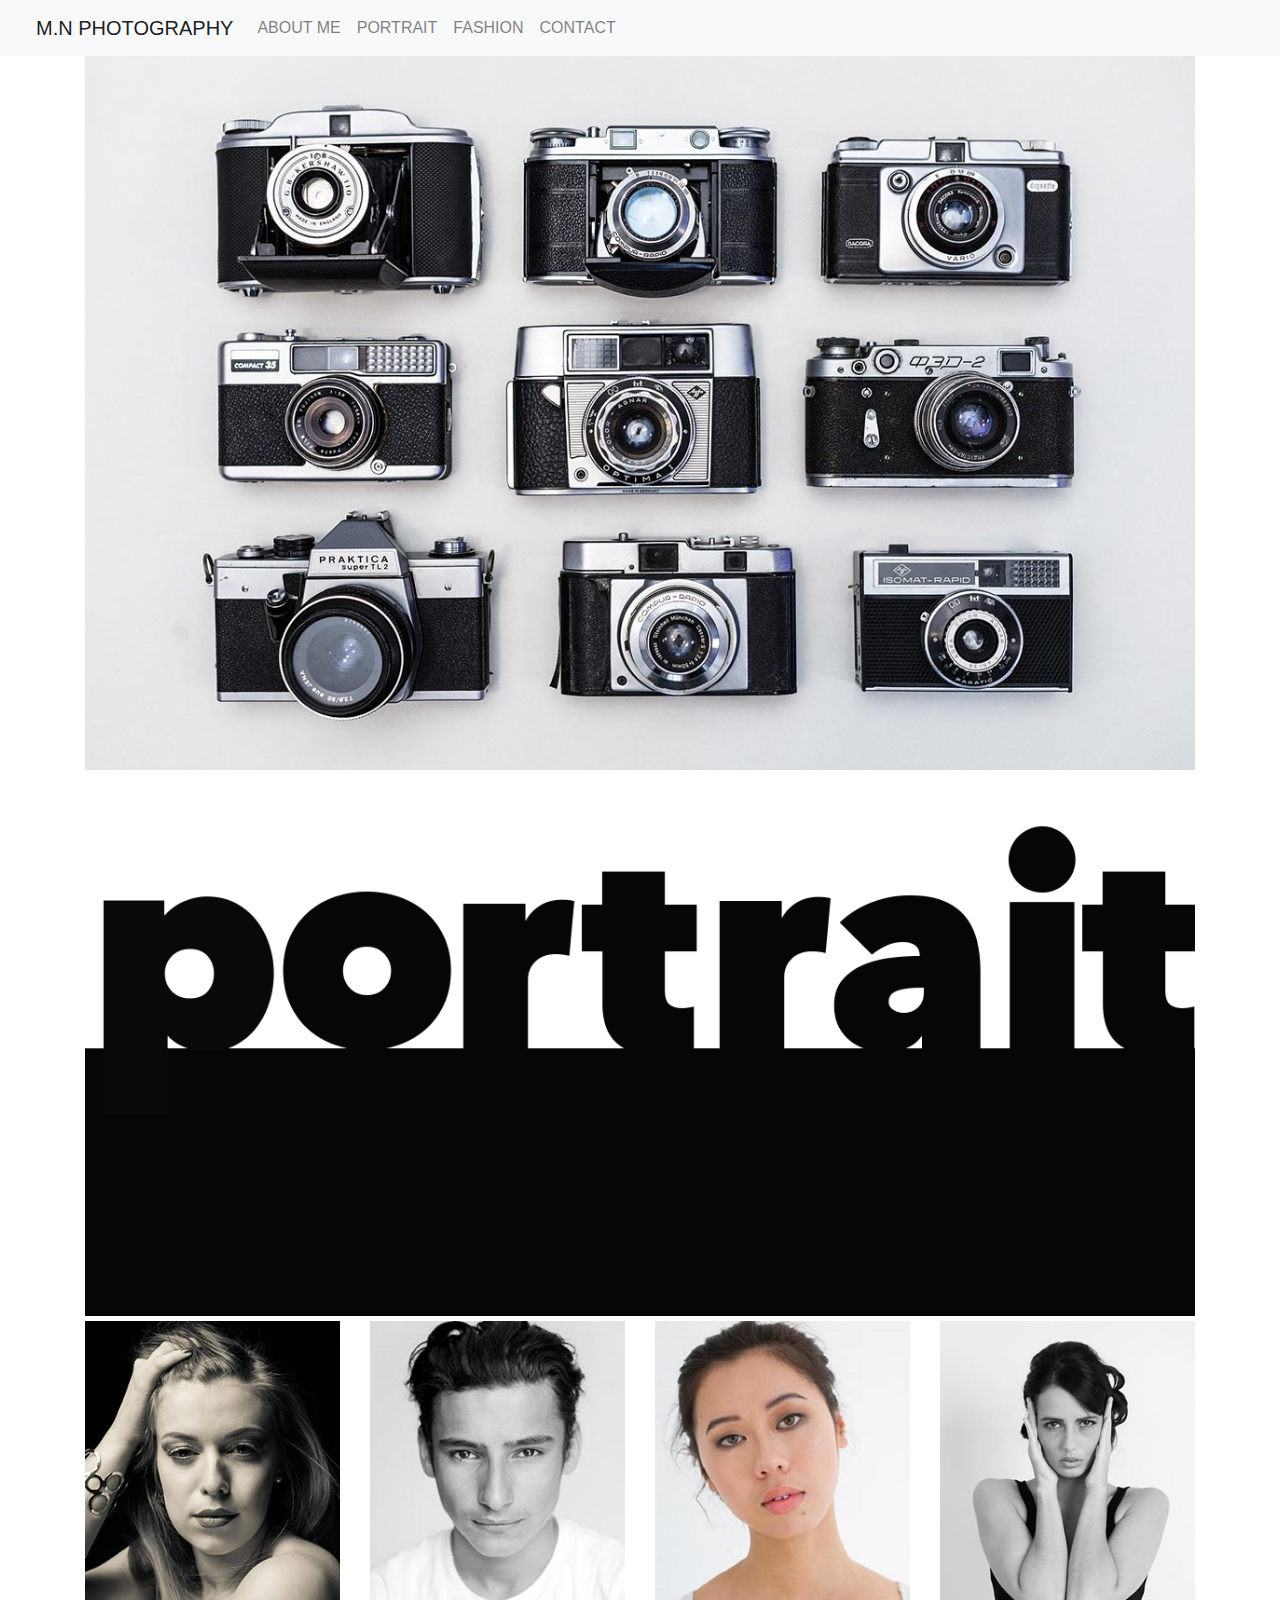
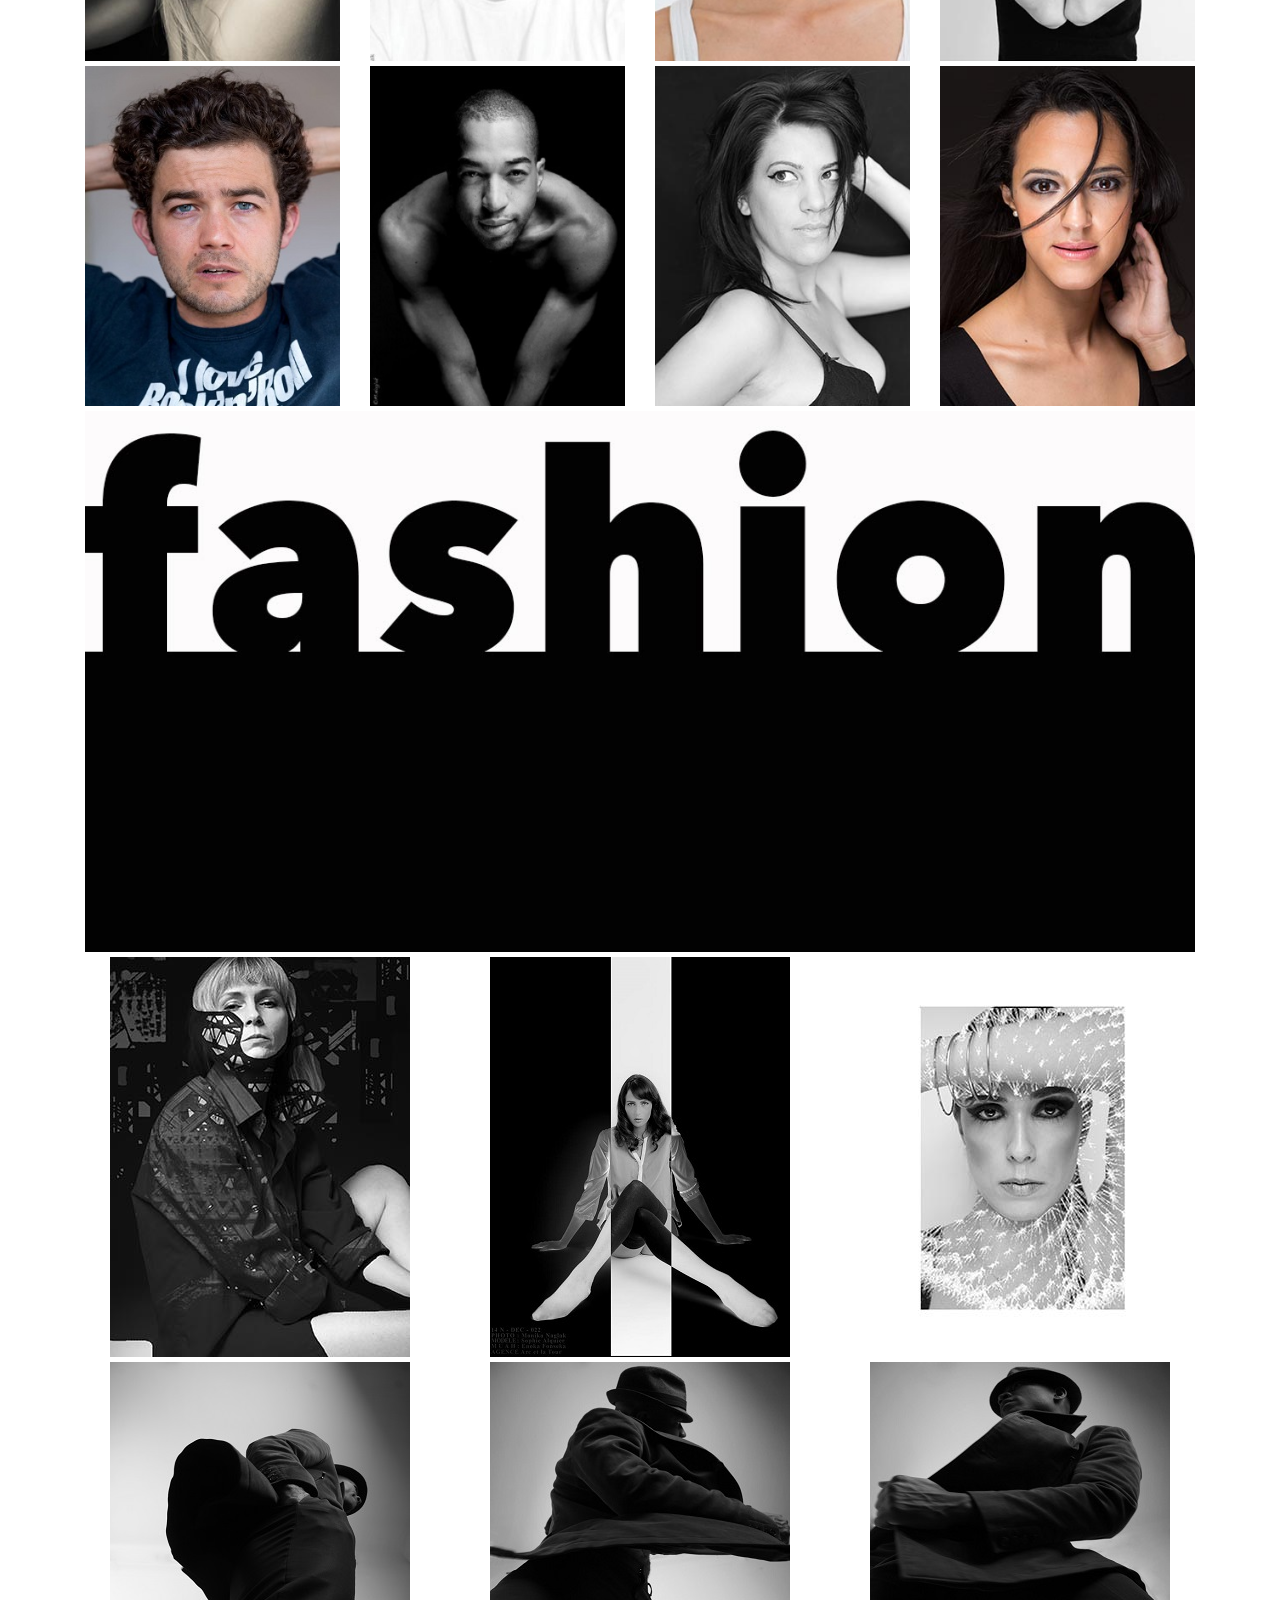
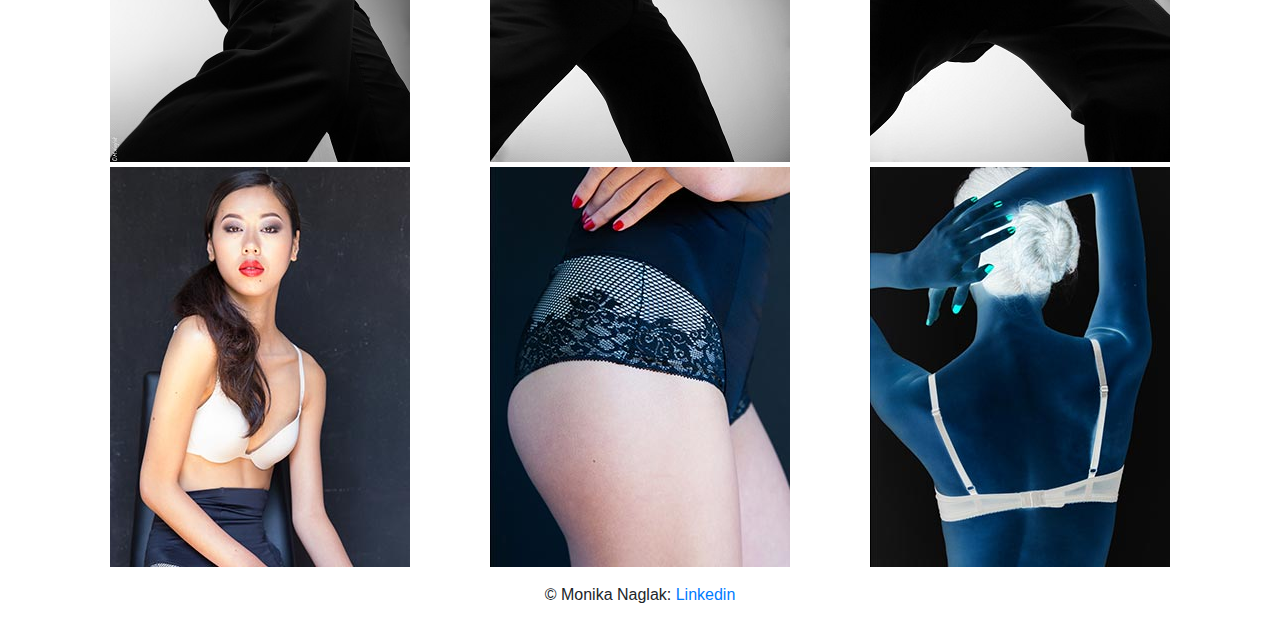
<file: index.html>
<!doctype html>
<html lang="fr">
  <head>
  <meta charset="utf-8">
  <meta name="viewport" content="width=device-width, initial-scale=1, shrink-to-fit=no">
  <meta name="keywords" content="photography, photo,digital,photographer, naglak,monika naglak,portrait, portrait photo">
  <meta http-equiv="X-UA-Compatible" content="IE=edge,chrome=1/">
  <link rel="stylesheet" href="https://stackpath.bootstrapcdn.com/bootstrap/4.5.2/css/bootstrap.min.css" integrity="sha384-JcKb8q3iqJ61gNV9KGb8thSsNjpSL0n8PARn9HuZOnIxN0hoP+VmmDGMN5t9UJ0Z" crossorigin="anonymous">
  <link rel="stylesheet" href="css/boot.css">
  <title>Portfolio Monika Naglak</title>
  </head>
  <body>
<div class="container">
        <nav class="navbar navbar-expand-lg navbar-light bg-light fixed-top vw-100" id="#navbar">
            <a class="navbar-brand" href="#"><i class="fas fa-camera"></i>m.n photography</a>
            <button class="navbar-toggler" type="button" data-toggle="collapse" data-target="#navbarNavAltMarkup" aria-controls="navbarNavAltMarkup" aria-expanded="false" aria-label="Toggle navigation">
            <span class="navbar-toggler-icon"></span>  
            </button>
            <div class="collapse navbar-collapse" id="navbarNavAltMarkup">

                <div class="navbar-nav">
                 <a class="nav-link" href="html/about.html">About Me</a>
                 <a class="nav-link" href="#slogan">Portrait</a>
                 <a class="nav-link" href="#fashion">Fashion</a>
                 <a class="nav-link" href="html/contact.html">Contact</a>
                </div>
            </div>
        </nav>
         
       
        <div class="row">
            <div class="col-12"><img src="images/old.jpg" alt="" class="img-fluid " id="old"></div>
        </div>
       
        <div class="row">
            <div class="col-12"><img src="images/slogan.png" alt="slogan" class="img-fluid" id="slogan"></div>
        </div>
        <div class="row">
            
            <div class="col-sm-12 col-md-6 col-lg-3"><img src="images/amelie.jpg" alt="Responsive-image" class="img-fluid mx-auto d-block"></div>
            <div class="col-sm-12 col-md-6 col-lg-3"><img src="images/theo.jpg" alt="Responsive-image" class="img-fluid mx-auto d-block "></div>
            <div class="col-sm-12 col-md-6 col-lg-3"><img src="images/zelina.jpg" alt="Responsive-image" class="img-fluid mx-auto d-block"></div>
            <div class="col-sm-12 col-md-6 col-lg-3"><img src="images/sophie.jpg" alt="" class="img-fluid mx-auto d-block "></div>
            
        </div>

        <div class="row">
            <div class="col-sm-12 col-md-6 col-lg-3"><img src="images/acteur.jpg" alt="" class="img-fluid mx-auto d-block"></div>
            <div class="col-sm-12 col-md-6 col-lg-3"><img src="images/jill.jpg" alt="" class="img-fluid mx-auto d-block" class="text-center"></div>
            <div class="col-sm-12 col-md-6 col-lg-3"><img src="images/aurore.jpg" alt="" class="img-fluid mx-auto d-block " class="text-center"></div>
            <div class="col-sm-12 col-md-6 col-lg-3"><img src="images/petit.jpg" alt="" class="img-fluid mx-auto d-block" class="text-center"></div>
            </div>
        </div>
    </div>

    <div class="container">
        <div class="row">
            <div class="col-12"><img src="images/fashion.jpg" alt="slogan" class="img-fluid" class="text-center" id="fashion"></div>
        </div>
        
            <div class="row">
                
                <div class="col-sm-12 col-md-4 col-lg-4"><img src="images/edyta.jpg" alt="" class="img-fluid mx-auto d-block"></div>
                <div class="col-sm-12 col-md-4 col-lg-4"><img src="images/negatif.jpg" alt="" class="img-fluid mx-auto d-block"></div>
                <div class="col-sm-12 col-md-4 col-lg-4"><img src="images/neige.jpg" alt="" class="img-fluid mx-auto d-block"></div>
    
            </div>
            <div class="row">
                
              <div class="col-sm-12 col-md-4 col-lg-4"><img src="images/hat.jpg" alt="" class="img-fluid mx-auto d-block"></div>
              <div class="col-sm-12 col-md-4 col-lg-4"><img src="images/hat2.jpg" alt="" class="img-fluid mx-auto d-block"></div>
              <div class="col-sm-12 col-md-4 col-lg-4"><img src="images/hat3.jpg" alt="" class="img-fluid mx-auto d-block"></div>
  
          </div>
          <div class="row">
                
            <div class="col-sm-12 col-md-4 col-lg-4"><img src="images/satin2.jpg" alt="" class="img-fluid mx-auto d-block"></div>
            <div class="col-sm-12 col-md-4 col-lg-4"><img src="images/satin1.jpg" alt="" class="img-fluid mx-auto d-block"></div>
            <div class="col-sm-12 col-md-4 col-lg-4"><img src="images/satin3.jpg" alt="" class="img-fluid mx-auto d-block"></div>

        </div>
        
        <footer class="page-footer font-small black">
        <div class="footer-copyright text-center py-3">© Monika Naglak:
           <a href="https://www.linkedin.com/in/monika-naglak">Linkedin</a>
        </div>
        </footer>
      
</div>
   <script src="https://code.jquery.com/jquery-3.5.1.slim.min.js" integrity="sha384-DfXdz2htPH0lsSSs5nCTpuj/zy4C+OGpamoFVy38MVBnE+IbbVYUew+OrCXaRkfj" crossorigin="anonymous"></script>

    <script src="https://cdn.jsdelivr.net/npm/popper.js@1.16.1/dist/umd/popper.min.js" integrity="sha384-9/reFTGAW83EW2RDu2S0VKaIzap3H66lZH81PoYlFhbGU+6BZp6G7niu735Sk7lN" crossorigin="anonymous"></script>

    <script src="https://stackpath.bootstrapcdn.com/bootstrap/4.5.2/js/bootstrap.min.js" integrity="sha384-B4gt1jrGC7Jh4AgTPSdUtOBvfO8shuf57BaghqFfPlYxofvL8/KUEfYiJOMMV+rV" crossorigin="anonymous"></script>
    </div>
  </body>
</html>
</file>
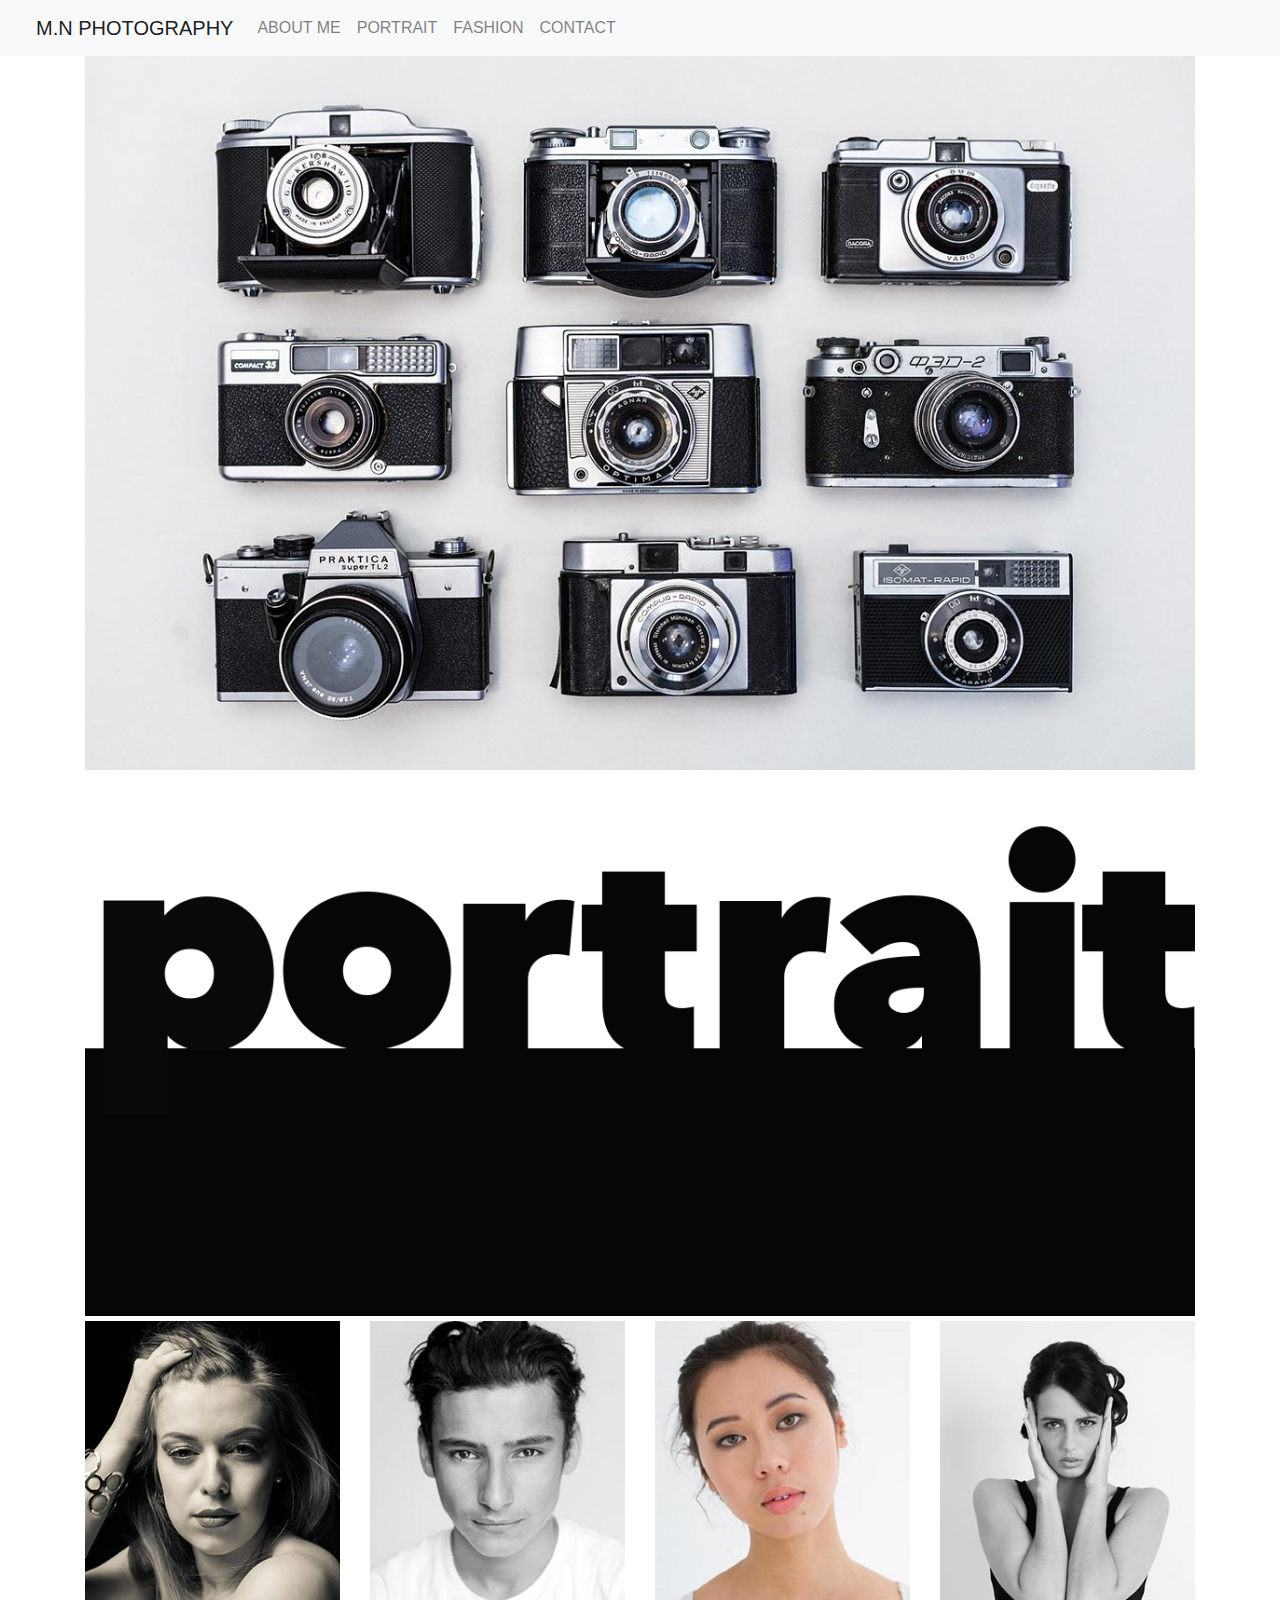
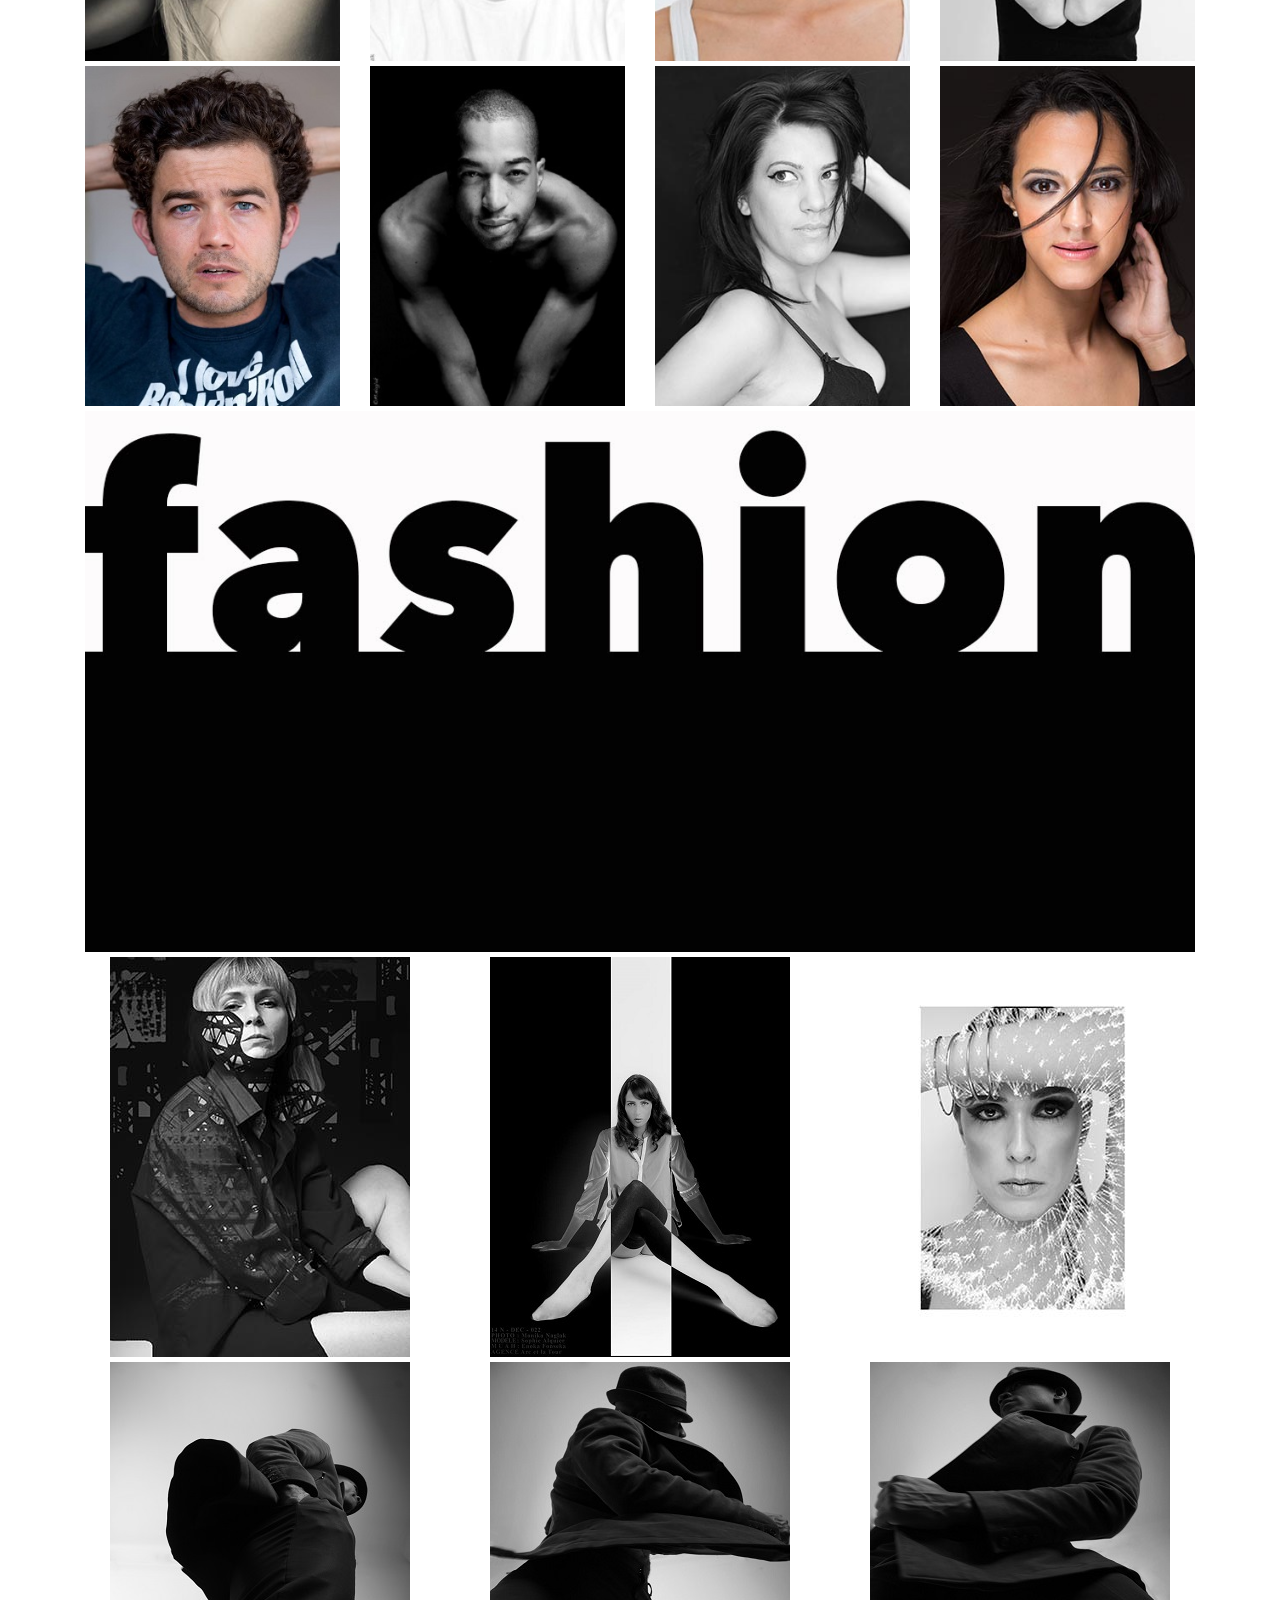
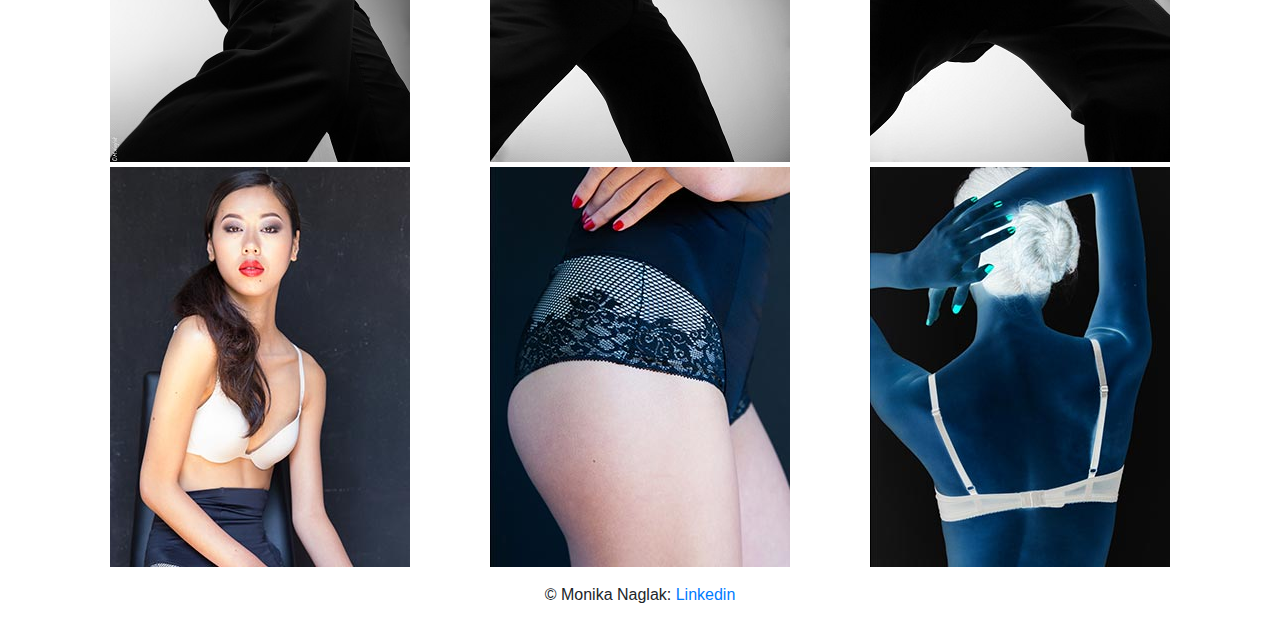
<file: portfolio.html>
<!doctype html>
<html lang="fr">
  <head>
  <meta charset="utf-8">
  <meta name="viewport" content="width=device-width, initial-scale=1, shrink-to-fit=no">
  <link rel="stylesheet" href="https://stackpath.bootstrapcdn.com/bootstrap/4.5.2/css/bootstrap.min.css" integrity="sha384-JcKb8q3iqJ61gNV9KGb8thSsNjpSL0n8PARn9HuZOnIxN0hoP+VmmDGMN5t9UJ0Z" crossorigin="anonymous">
  <link rel="stylesheet" href="css/boot.css">
  <title>Portfolio Monika Naglak</title>
  </head>
  <body>
  <div class="container">
        <nav class="navbar navbar-expand-lg navbar-light bg-light fixed-top vw-100" id="#navbar">
            <a class="navbar-brand" href="#"><i class="fas fa-camera"></i>m.n photography</a>
            <button class="navbar-toggler" type="button" data-toggle="collapse" data-target="#navbarNavAltMarkup" aria-controls="navbarNavAltMarkup" aria-expanded="false" aria-label="Toggle navigation">
            <span class="navbar-toggler-icon"></span>  
            </button>
            <div class="collapse navbar-collapse" id="navbarNavAltMarkup">

                <div class="navbar-nav">
                 <a class="nav-link" href="html/about.html">About Me</a>
                 <a class="nav-link" href="#slogan">Portrait</a>
                 <a class="nav-link" href="#fashion">Fashion</a>
                 <a class="nav-link" href="html/contact.html">Contact</a>
                </div>
            </div>
        </nav>
         
       
        <div class="row">
            <div class="col-12"><img src="images/old.jpg" alt="" class="img-fluid " id="old"></div>
        </div>
       
        <div class="row">
            <div class="col-12"><img src="images/slogan.png" alt="slogan" class="img-fluid" id="slogan"></div>
        </div>
        <div class="row">
            
            <div class="col-sm-12 col-md-6 col-lg-3"><img src="images/amelie.jpg" alt="Responsive-image" class="img-fluid mx-auto d-block"></div>
            <div class="col-sm-12 col-md-6 col-lg-3"><img src="images/theo.jpg" alt="Responsive-image" class="img-fluid mx-auto d-block "></div>
            <div class="col-sm-12 col-md-6 col-lg-3"><img src="images/zelina.jpg" alt="Responsive-image" class="img-fluid mx-auto d-block"></div>
            <div class="col-sm-12 col-md-6 col-lg-3"><img src="images/sophie.jpg" alt="" class="img-fluid mx-auto d-block "></div>
            
        </div>

        <div class="row">
            <div class="col-sm-12 col-md-6 col-lg-3"><img src="images/acteur.jpg" alt="" class="img-fluid mx-auto d-block"></div>
            <div class="col-sm-12 col-md-6 col-lg-3"><img src="images/jill.jpg" alt="" class="img-fluid mx-auto d-block" class="text-center"></div>
            <div class="col-sm-12 col-md-6 col-lg-3"><img src="images/aurore.jpg" alt="" class="img-fluid mx-auto d-block " class="text-center"></div>
            <div class="col-sm-12 col-md-6 col-lg-3"><img src="images/petit.jpg" alt="" class="img-fluid mx-auto d-block" class="text-center"></div>
            </div>
        </div>
    </div>

    <div class="container">
        <div class="row">
            <div class="col-12"><img src="images/fashion.jpg" alt="slogan" class="img-fluid" class="text-center" id="fashion"></div>
        </div>
        
            <div class="row">
                
                <div class="col-sm-12 col-md-4 col-lg-4"><img src="images/edyta.jpg" alt="" class="img-fluid mx-auto d-block"></div>
                <div class="col-sm-12 col-md-4 col-lg-4"><img src="images/negatif.jpg" alt="" class="img-fluid mx-auto d-block"></div>
                <div class="col-sm-12 col-md-4 col-lg-4"><img src="images/neige.jpg" alt="" class="img-fluid mx-auto d-block"></div>
    
            </div>
            <div class="row">
                
              <div class="col-sm-12 col-md-4 col-lg-4"><img src="images/hat.jpg" alt="" class="img-fluid mx-auto d-block"></div>
              <div class="col-sm-12 col-md-4 col-lg-4"><img src="images/hat2.jpg" alt="" class="img-fluid mx-auto d-block"></div>
              <div class="col-sm-12 col-md-4 col-lg-4"><img src="images/hat3.jpg" alt="" class="img-fluid mx-auto d-block"></div>
  
          </div>
          <div class="row">
                
            <div class="col-sm-12 col-md-4 col-lg-4"><img src="images/satin2.jpg" alt="" class="img-fluid mx-auto d-block"></div>
            <div class="col-sm-12 col-md-4 col-lg-4"><img src="images/satin1.jpg" alt="" class="img-fluid mx-auto d-block"></div>
            <div class="col-sm-12 col-md-4 col-lg-4"><img src="images/satin3.jpg" alt="" class="img-fluid mx-auto d-block"></div>

        </div>
        
        <footer class="page-footer font-small black">
        <div class="footer-copyright text-center py-3">© Monika Naglak:
           <a href="https://www.linkedin.com/in/monika-naglak">Linkedin</a>
        </div>
          
        
        </footer>
      
</div>
  


      
      
            
    <script src="https://code.jquery.com/jquery-3.5.1.slim.min.js" integrity="sha384-DfXdz2htPH0lsSSs5nCTpuj/zy4C+OGpamoFVy38MVBnE+IbbVYUew+OrCXaRkfj" crossorigin="anonymous"></script>

    <script src="https://cdn.jsdelivr.net/npm/popper.js@1.16.1/dist/umd/popper.min.js" integrity="sha384-9/reFTGAW83EW2RDu2S0VKaIzap3H66lZH81PoYlFhbGU+6BZp6G7niu735Sk7lN" crossorigin="anonymous"></script>

    <script src="https://stackpath.bootstrapcdn.com/bootstrap/4.5.2/js/bootstrap.min.js" integrity="sha384-B4gt1jrGC7Jh4AgTPSdUtOBvfO8shuf57BaghqFfPlYxofvL8/KUEfYiJOMMV+rV" crossorigin="anonymous"></script>
    </div>
  </body>
</html>
</file>
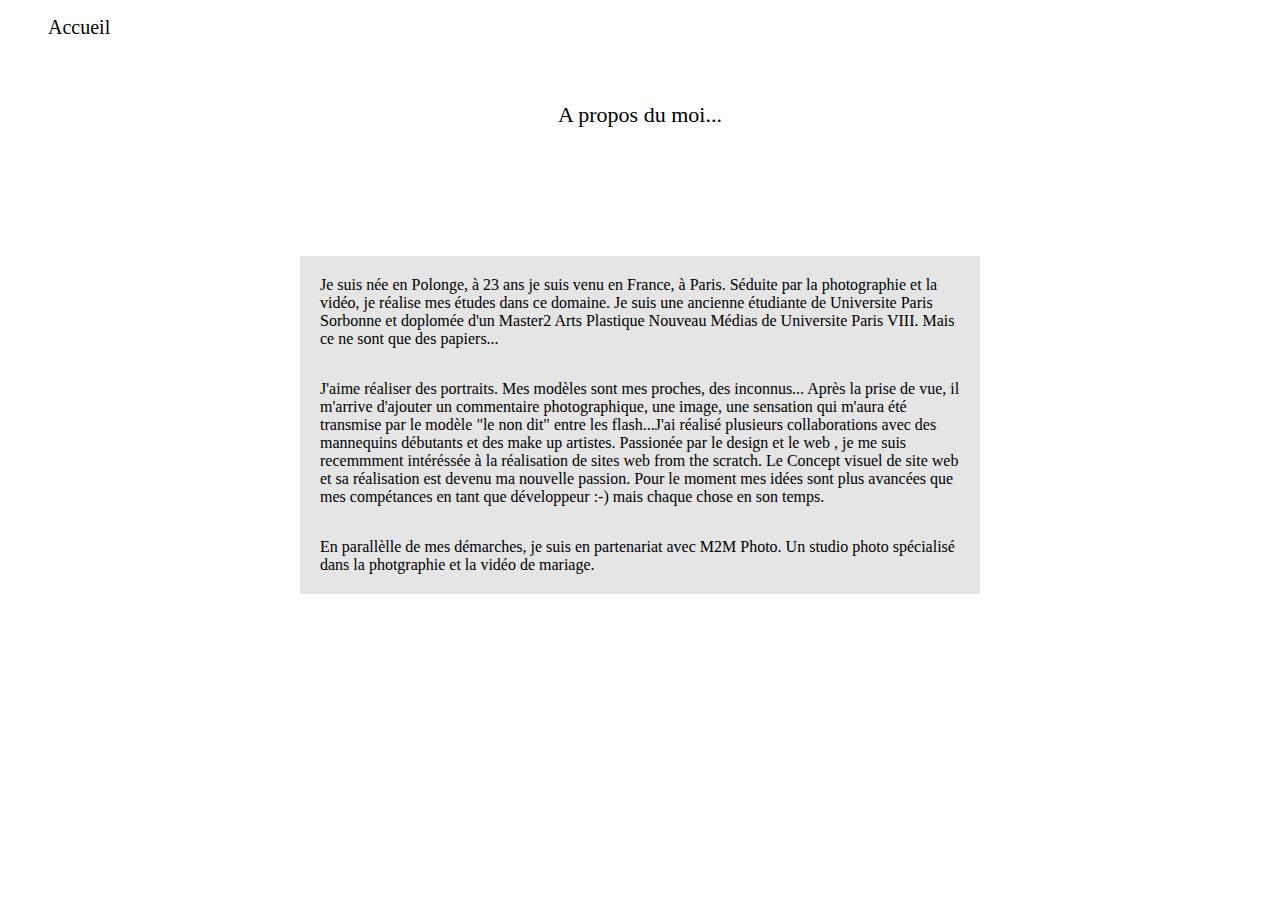
<file: html/about.html>
<!DOCTYPE html>
<html lang="en">
<head>
    <meta charset="UTF-8">
    <meta name="viewport" content="width=device-width, initial-scale=1.0">
    <title>Monika Naglak Photography About</title>
</head>
<style>
     header{
        position:relative;
        font-size:22px;
        text-align: center;
        margin: auto;
        margin-top:5%;
    }
    section{
        position: absolute;
        left:0;
        right: 0;
        width:50%;
        margin:auto;
        margin-top:10%;
        background-color:#e5e5e5;
        padding:20px;
    }
    article{
        margin-top:5%;
    }
    li{
        list-style-type: none;
    }
     a{   font-size:20px;
          text-decoration: none;
          color:black;
    }
</style>
<body>
    <nav>
        <ul>
            <li><a href="../index.html">Accueil</a></li>
        </ul>
    </nav>
    <div class="container">
    <header>
         A propos du moi...
    </header>
    <section>Je suis née en Polonge, à 23 ans je suis venu en France, à Paris. Séduite par la photographie et la vidéo, je réalise mes études dans ce domaine. Je suis une ancienne étudiante de Universite Paris Sorbonne et doplomée d'un Master2 Arts Plastique Nouveau Médias de Universite Paris VIII. Mais ce ne sont que des papiers... 
        <article>
       J'aime réaliser des portraits. Mes modèles sont mes proches, des inconnus... Après la prise de vue, il m'arrive d'ajouter un commentaire photographique, une image, une sensation qui m'aura été transmise par le modèle "le non dit" entre les flash...J'ai réalisé plusieurs collaborations avec des mannequins débutants  et des make up artistes. Passionée par le design et le web ,  je me suis recemmment intéréssée à la réalisation de sites web from the scratch. Le Concept visuel de site web et sa réalisation est devenu ma nouvelle passion. Pour le moment mes idées sont plus avancées que mes compétances en tant que développeur :-) mais chaque chose en son temps.
       <article>En parallèlle de mes démarches,  je suis  en partenariat avec M2M  Photo. Un studio photo spécialisé dans la photgraphie et la vidéo de mariage. </article>
        </article>
     </section>

</body>
</html>
</file>
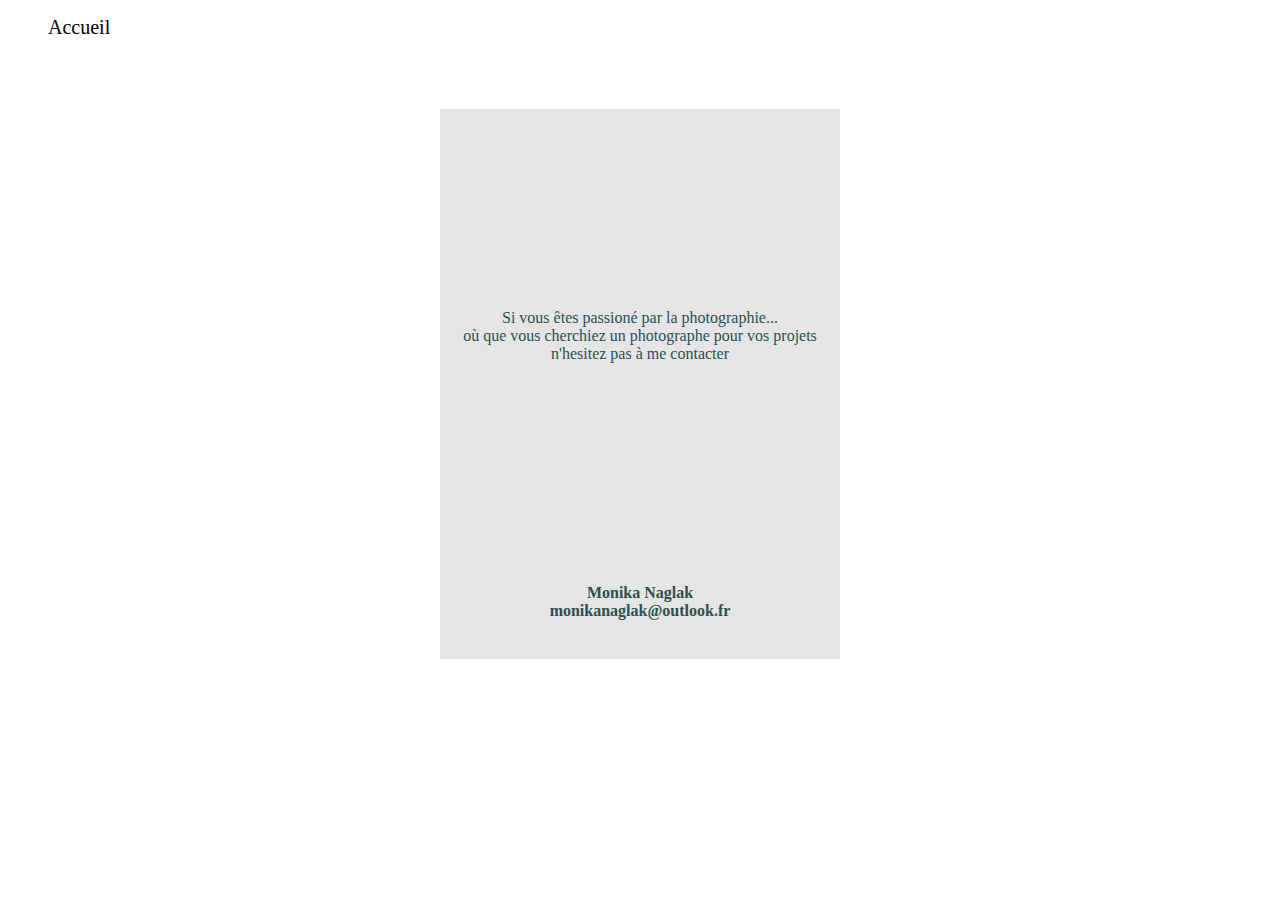
<file: html/contact.html>
<!DOCTYPE html>
<html lang="en">
<head>
    <meta charset="UTF-8">
    <meta name="viewport" content="width=device-width, initial-scale=1.0">
    <title>Contact</title>
    <style>
        .box{
            position: relative;
            width: 400px;
            height: 550px;
            background-color:#e5e5e5;
            color:darkslategray;
            margin-top:70px;
            margin-left:auto;
            margin-right: auto;
         }
        p{
            text-align: center;
            padding:200px 0;
        }
        h4{
            text-align:center;
        }
        li{
        list-style-type: none;
        }
       a{   font-size:20px;
          text-decoration: none;
          color:black;
    }
    </style>
</head>
<body>
    <nav>
        <ul>
            <li><a href="../index.html">Accueil</a></li>
        </ul>
    </nav>
    <div class="box">
    <header>
       <p>Si vous êtes passioné par la photographie... <br>où que vous cherchiez un photographe pour vos projets <br>n'hesitez pas à me contacter
       </p>
    </header>
    <h4>Monika Naglak<br>
    monikanaglak@outlook.fr
    </h4>
    
    
  
</body>
</html>
</file>
<file: css/boot.css>
*{
    margin: 0;
    padding: 0;
    box-sizing: border-box;
}
body{
    position: relative;
    
}
nav{
    text-transform: uppercase;
    margin-left:auto;
    margin-right: auto;
}
.navbar-brand{
    font-weight: semi-bold;
}

a:hover{
    background-color:grey;
    transition:0.2s;
}
i{
    padding:10px;
}
#old{
    margin-top:50px;
}
img{
    margin-top:5px;
    
}
</file>
